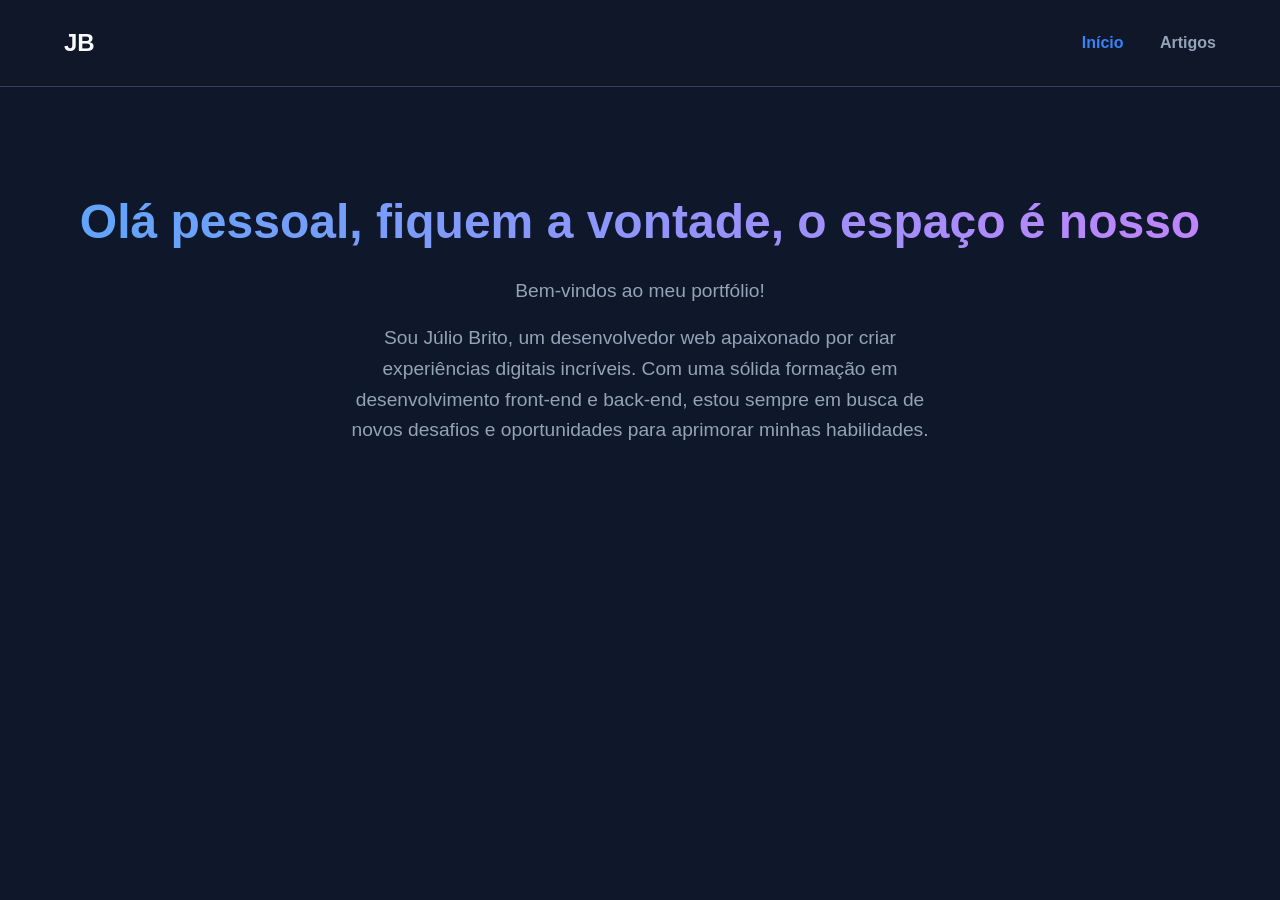
<file: index.html>
<!DOCTYPE html>
<html lang="en">
<head>
    <meta charset="UTF-8">
    <meta name="viewport" content="width=device-width, initial-scale=1.0">
    <title>Júio Brito - Web Developer</title>
    <style>
        body {
            background-color: #0f172a;
            color: #f8fafc;
            font-family: 'Inter', sans-serif;
            margin: 0;
            padding: 0;
            line-height: 1.6;
        }
        .navbar {
            display: flex;
            justify-content: space-between;
            align-items: center;
            padding: 1.5rem 5%;
            border-bottom: 1px solid #334155;
            background-color: rgba(15, 23, 42, 0.8);
        }
        .logo { font-weight: 700; font-size: 1.5rem; color: #f8fafc; text-decoration: none; }
        .nav-links a { color: #94a3b8; text-decoration: none; margin-left: 2rem; font-weight: 600; }
        .nav-links a:hover, .nav-links a.active { color: #3b82f6; }
        .hero { padding: 4rem 5%; text-align: center; }
        .hero h1 { font-size: 3rem; margin-bottom: 1rem; background: linear-gradient(to right, #60a5fa, #c084fc); -webkit-background-clip: text; -webkit-text-fill-color: transparent; }
        .hero p { font-size: 1.2rem; color: #94a3b8; max-width: 600px; margin: 0 auto 1rem; }
    </style>
</head>
<body>
    <nav class="navbar">
        <a href="index.html" class="logo">JB</a>
        <div class="nav-links">
            <a href="index.html" class="active">Início</a>
            <a href="articles.html">Artigos</a>
        </div>
    </nav>

    <div class="hero">
        <h1>Olá pessoal, fiquem a vontade, o espaço é nosso</h1>
        <p>Bem-vindos ao meu portfólio!</p>
        <p>Sou Júlio Brito, um desenvolvedor web apaixonado por criar experiências digitais incríveis. Com uma sólida formação em desenvolvimento front-end e back-end, estou sempre em busca de novos desafios e oportunidades para aprimorar minhas habilidades.</p>
    </div>
</body>
</html>
</file>
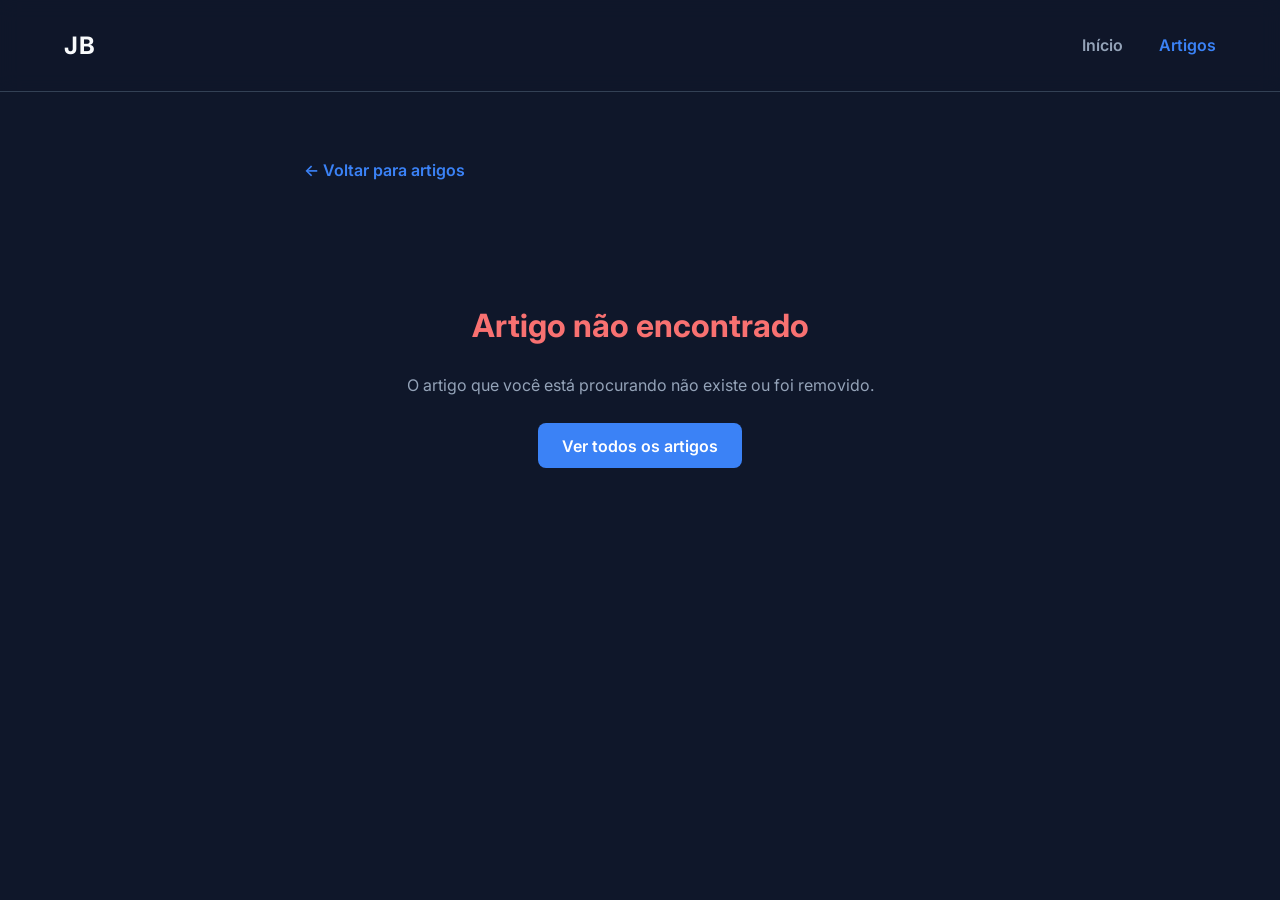
<file: article-detail.html>
<!DOCTYPE html>
<html lang="pt-BR">
<head>
    <meta charset="UTF-8">
    <meta name="viewport" content="width=device-width, initial-scale=1.0">
    <title>Artigo - Júlio Brito</title>
    <link href="https://fonts.googleapis.com/css2?family=Inter:wght@300;400;600;700&display=swap" rel="stylesheet">
    <link rel="stylesheet" href="./css/article-detail.css">
</head>
<body>
    <nav class="navbar">
        <a href="index.html" class="logo">JB</a>
        <div class="nav-links">
            <a href="index.html">Início</a>
            <a href="articles.html" class="active">Artigos</a>
        </div>
    </nav>

    <main class="article-detail-container">
        <a href="articles.html" class="back-link">← Voltar para artigos</a>
        
        <div id="article-content" style="display: none;">
            <header class="article-header">
                <div class="article-meta">
                    <span id="article-date" class="date"></span>
                    <span class="dot">•</span>
                    <span id="article-read-time" class="read-time"></span>
                </div>
                <h1 id="article-title"></h1>
                <div id="article-tags" class="article-tags"></div>
            </header>
            
            <article id="article-body" class="article-body">
                <!-- Content injected via JS -->
            </article>
        </div>

        <div id="article-error" class="article-error" style="display: none;">
            <h2>Artigo não encontrado</h2>
            <p>O artigo que você está procurando não existe ou foi removido.</p>
            <a href="articles.html" class="btn">Ver todos os artigos</a>
        </div>
    </main>

    <script type="module" src="./js/articleDetail.js"></script>
</body>
</html>
</file>
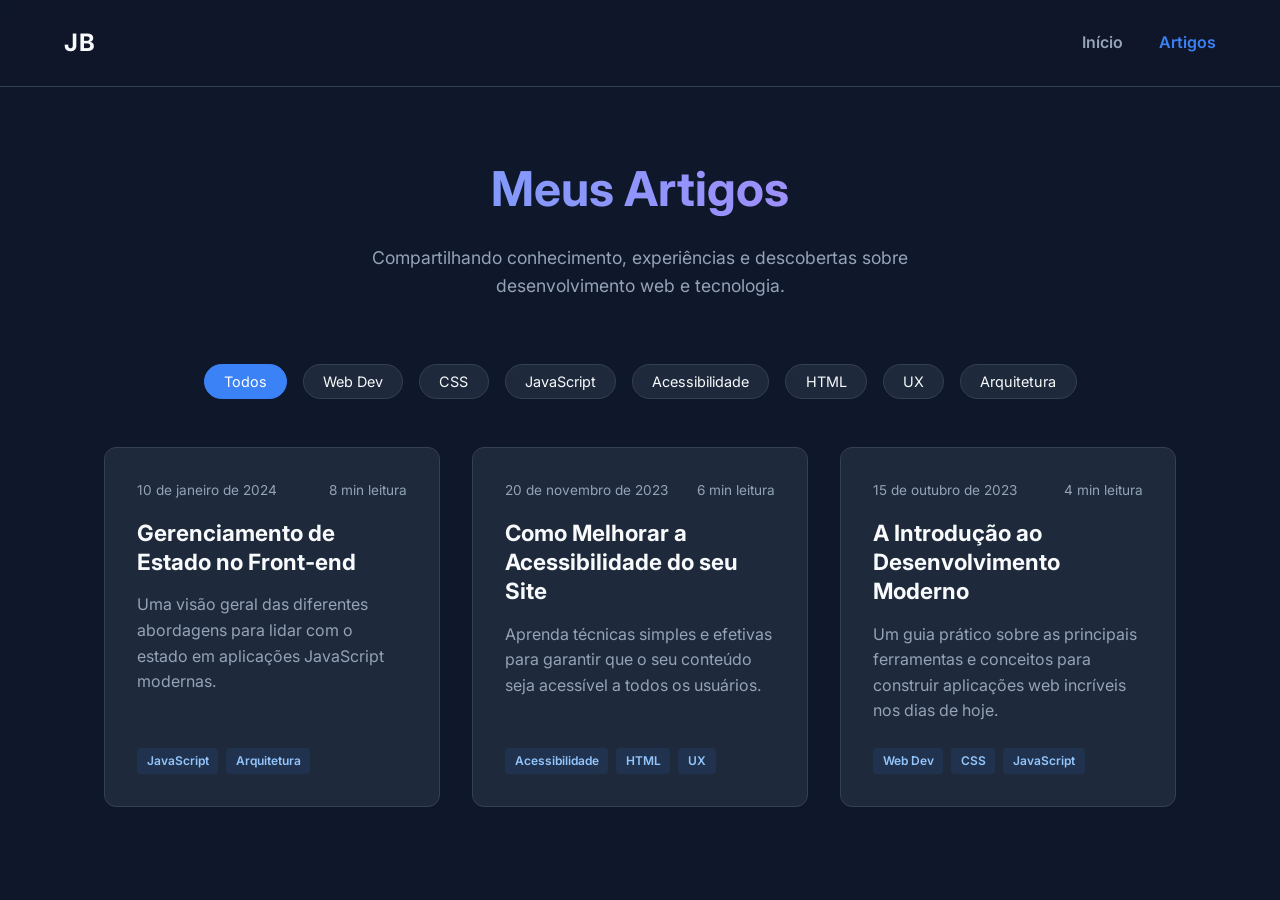
<file: articles.html>
<!DOCTYPE html>
<html lang="pt-BR">
<head>
    <meta charset="UTF-8">
    <meta name="viewport" content="width=device-width, initial-scale=1.0">
    <title>Artigos - Júlio Brito</title>
    <link href="https://fonts.googleapis.com/css2?family=Inter:wght@300;400;600;700&display=swap" rel="stylesheet">
    <link rel="stylesheet" href="./css/articles.css">
</head>
<body>
    <nav class="navbar">
        <a href="index.html" class="logo">JB</a>
        <div class="nav-links">
            <a href="index.html">Início</a>
            <a href="articles.html" class="active">Artigos</a>
        </div>
    </nav>

    <main class="articles-container">
        <header class="articles-header">
            <h1>Meus Artigos</h1>
            <p>Compartilhando conhecimento, experiências e descobertas sobre desenvolvimento web e tecnologia.</p>
        </header>

        <section class="filters" id="filters-container">
            <!-- Tags will be dynamically generated here -->
            <button class="tag-btn active" data-tag="all">Todos</button>
        </section>

        <section class="articles-grid" id="articles-grid">
            <!-- Articles will be dynamically generated here -->
        </section>
    </main>

    <script type="module" src="./js/articles.js"></script>
</body>
</html>
</file>
<file: css/article-detail.css>
:root {
  --primary-color: #3b82f6;
  --bg-color: #0f172a;
  --surface-color: #1e293b;
  --text-main: #f8fafc;
  --text-muted: #94a3b8;
  --border-color: #334155;
  --font-family: 'Inter', sans-serif;
}

* {
  box-sizing: border-box;
  margin: 0;
  padding: 0;
}

body {
  background-color: var(--bg-color);
  color: var(--text-main);
  font-family: var(--font-family);
  line-height: 1.8;
}

/* Navbar */
.navbar {
  display: flex;
  justify-content: space-between;
  align-items: center;
  padding: 1.5rem 5%;
  border-bottom: 1px solid var(--border-color);
  background-color: rgba(15, 23, 42, 0.8);
  backdrop-filter: blur(10px);
  position: sticky;
  top: 0;
  z-index: 100;
}

.logo {
  font-weight: 700;
  font-size: 1.5rem;
  color: var(--text-main);
  text-decoration: none;
  letter-spacing: 1px;
}

.nav-links a {
  color: var(--text-muted);
  text-decoration: none;
  margin-left: 2rem;
  font-weight: 600;
  transition: color 0.3s ease;
}

.nav-links a:hover,
.nav-links a.active {
  color: var(--primary-color);
}

/* Detail Container */
.article-detail-container {
  max-width: 800px;
  margin: 0 auto;
  padding: 4rem 5%;
}

.back-link {
  display: inline-block;
  color: var(--primary-color);
  text-decoration: none;
  margin-bottom: 2rem;
  font-weight: 600;
  transition: transform 0.3s ease;
}

.back-link:hover {
  transform: translateX(-5px);
}

.article-header {
  margin-bottom: 3rem;
  padding-bottom: 2rem;
  border-bottom: 1px solid var(--border-color);
}

.article-meta {
  color: var(--text-muted);
  font-size: 0.9rem;
  margin-bottom: 1rem;
  display: flex;
  align-items: center;
  gap: 0.5rem;
}

.dot {
  color: var(--border-color);
}

.article-header h1 {
  font-size: 2.5rem;
  line-height: 1.2;
  margin-bottom: 1.5rem;
  background: linear-gradient(to right, #f8fafc, #94a3b8);
  -webkit-background-clip: text;
  -webkit-text-fill-color: transparent;
}

.article-tags {
  display: flex;
  gap: 0.5rem;
  flex-wrap: wrap;
}

.tag {
  background-color: rgba(59, 130, 246, 0.1);
  color: #93c5fd;
  padding: 0.3rem 0.8rem;
  border-radius: 4px;
  font-size: 0.85rem;
  font-weight: 600;
}

/* Article Body Typography */
.article-body {
  font-size: 1.1rem;
  color: #cbd5e1;
}

.article-body h2 {
  font-size: 1.8rem;
  color: var(--text-main);
  margin-top: 2.5rem;
  margin-bottom: 1rem;
}

.article-body h3 {
  font-size: 1.4rem;
  color: var(--text-main);
  margin-top: 2rem;
  margin-bottom: 1rem;
}

.article-body p {
  margin-bottom: 1.5rem;
}

.article-body ul, .article-body ol {
  margin-bottom: 1.5rem;
  padding-left: 1.5rem;
}

.article-body li {
  margin-bottom: 0.5rem;
}

.article-body code {
  background-color: var(--surface-color);
  padding: 0.2rem 0.4rem;
  border-radius: 4px;
  font-family: monospace;
  font-size: 0.9em;
  color: #fb7185;
}

/* Error state */
.article-error {
  text-align: center;
  padding: 5rem 0;
}

.article-error h2 {
  font-size: 2rem;
  margin-bottom: 1rem;
  color: #f87171;
}

.article-error p {
  color: var(--text-muted);
  margin-bottom: 2rem;
}

.btn {
  background-color: var(--primary-color);
  color: white;
  padding: 0.8rem 1.5rem;
  border-radius: 8px;
  text-decoration: none;
  font-weight: 600;
  transition: background-color 0.3s ease;
}

.btn:hover {
  background-color: #2563eb;
}
</file>
<file: css/articles.css>
:root {
  --primary-color: #3b82f6;
  --bg-color: #0f172a;
  --surface-color: #1e293b;
  --text-main: #f8fafc;
  --text-muted: #94a3b8;
  --border-color: #334155;
  --font-family: 'Inter', sans-serif;
}

* {
  box-sizing: border-box;
  margin: 0;
  padding: 0;
}

body {
  background-color: var(--bg-color);
  color: var(--text-main);
  font-family: var(--font-family);
  line-height: 1.6;
}

/* Navbar */
.navbar {
  display: flex;
  justify-content: space-between;
  align-items: center;
  padding: 1.5rem 5%;
  border-bottom: 1px solid var(--border-color);
  background-color: rgba(15, 23, 42, 0.8);
  backdrop-filter: blur(10px);
  position: sticky;
  top: 0;
  z-index: 100;
}

.logo {
  font-weight: 700;
  font-size: 1.5rem;
  color: var(--text-main);
  text-decoration: none;
  letter-spacing: 1px;
}

.nav-links a {
  color: var(--text-muted);
  text-decoration: none;
  margin-left: 2rem;
  font-weight: 600;
  transition: color 0.3s ease;
}

.nav-links a:hover,
.nav-links a.active {
  color: var(--primary-color);
}

/* Main Container */
.articles-container {
  max-width: 1200px;
  margin: 0 auto;
  padding: 4rem 5%;
}

.articles-header {
  text-align: center;
  margin-bottom: 4rem;
}

.articles-header h1 {
  font-size: 3rem;
  margin-bottom: 1rem;
  background: linear-gradient(to right, #60a5fa, #c084fc);
  -webkit-background-clip: text;
  -webkit-text-fill-color: transparent;
}

.articles-header p {
  color: var(--text-muted);
  font-size: 1.1rem;
  max-width: 600px;
  margin: 0 auto;
}

/* Filters */
.filters {
  display: flex;
  flex-wrap: wrap;
  justify-content: center;
  gap: 1rem;
  margin-bottom: 3rem;
}

.tag-btn {
  background-color: var(--surface-color);
  color: var(--text-main);
  border: 1px solid var(--border-color);
  padding: 0.5rem 1.2rem;
  border-radius: 50px;
  font-family: var(--font-family);
  font-size: 0.9rem;
  cursor: pointer;
  transition: all 0.3s ease;
}

.tag-btn:hover {
  border-color: var(--primary-color);
  color: var(--primary-color);
}

.tag-btn.active {
  background-color: var(--primary-color);
  color: #fff;
  border-color: var(--primary-color);
}

/* Articles Grid */
.articles-grid {
  display: grid;
  grid-template-columns: repeat(auto-fill, minmax(320px, 1fr));
  gap: 2rem;
}

/* Article Card */
.article-card {
  background-color: var(--surface-color);
  border: 1px solid var(--border-color);
  border-radius: 12px;
  padding: 2rem;
  display: flex;
  flex-direction: column;
  transition: transform 0.3s ease, box-shadow 0.3s ease;
  text-decoration: none;
  color: inherit;
  position: relative;
  overflow: hidden;
}

.article-card::before {
  content: '';
  position: absolute;
  top: 0;
  left: 0;
  width: 100%;
  height: 4px;
  background: linear-gradient(to right, #60a5fa, #c084fc);
  opacity: 0;
  transition: opacity 0.3s ease;
}

.article-card:hover {
  transform: translateY(-5px);
  box-shadow: 0 10px 25px rgba(0, 0, 0, 0.3);
  border-color: #475569;
}

.article-card:hover::before {
  opacity: 1;
}

.card-meta {
  display: flex;
  justify-content: space-between;
  font-size: 0.85rem;
  color: var(--text-muted);
  margin-bottom: 1rem;
}

.card-title {
  font-size: 1.4rem;
  margin-bottom: 1rem;
  line-height: 1.3;
}

.card-summary {
  color: var(--text-muted);
  margin-bottom: 1.5rem;
  flex-grow: 1;
}

.card-tags {
  display: flex;
  gap: 0.5rem;
  flex-wrap: wrap;
}

.card-tag {
  background-color: rgba(59, 130, 246, 0.1);
  color: #93c5fd;
  padding: 0.2rem 0.6rem;
  border-radius: 4px;
  font-size: 0.75rem;
  font-weight: 600;
}
</file>
